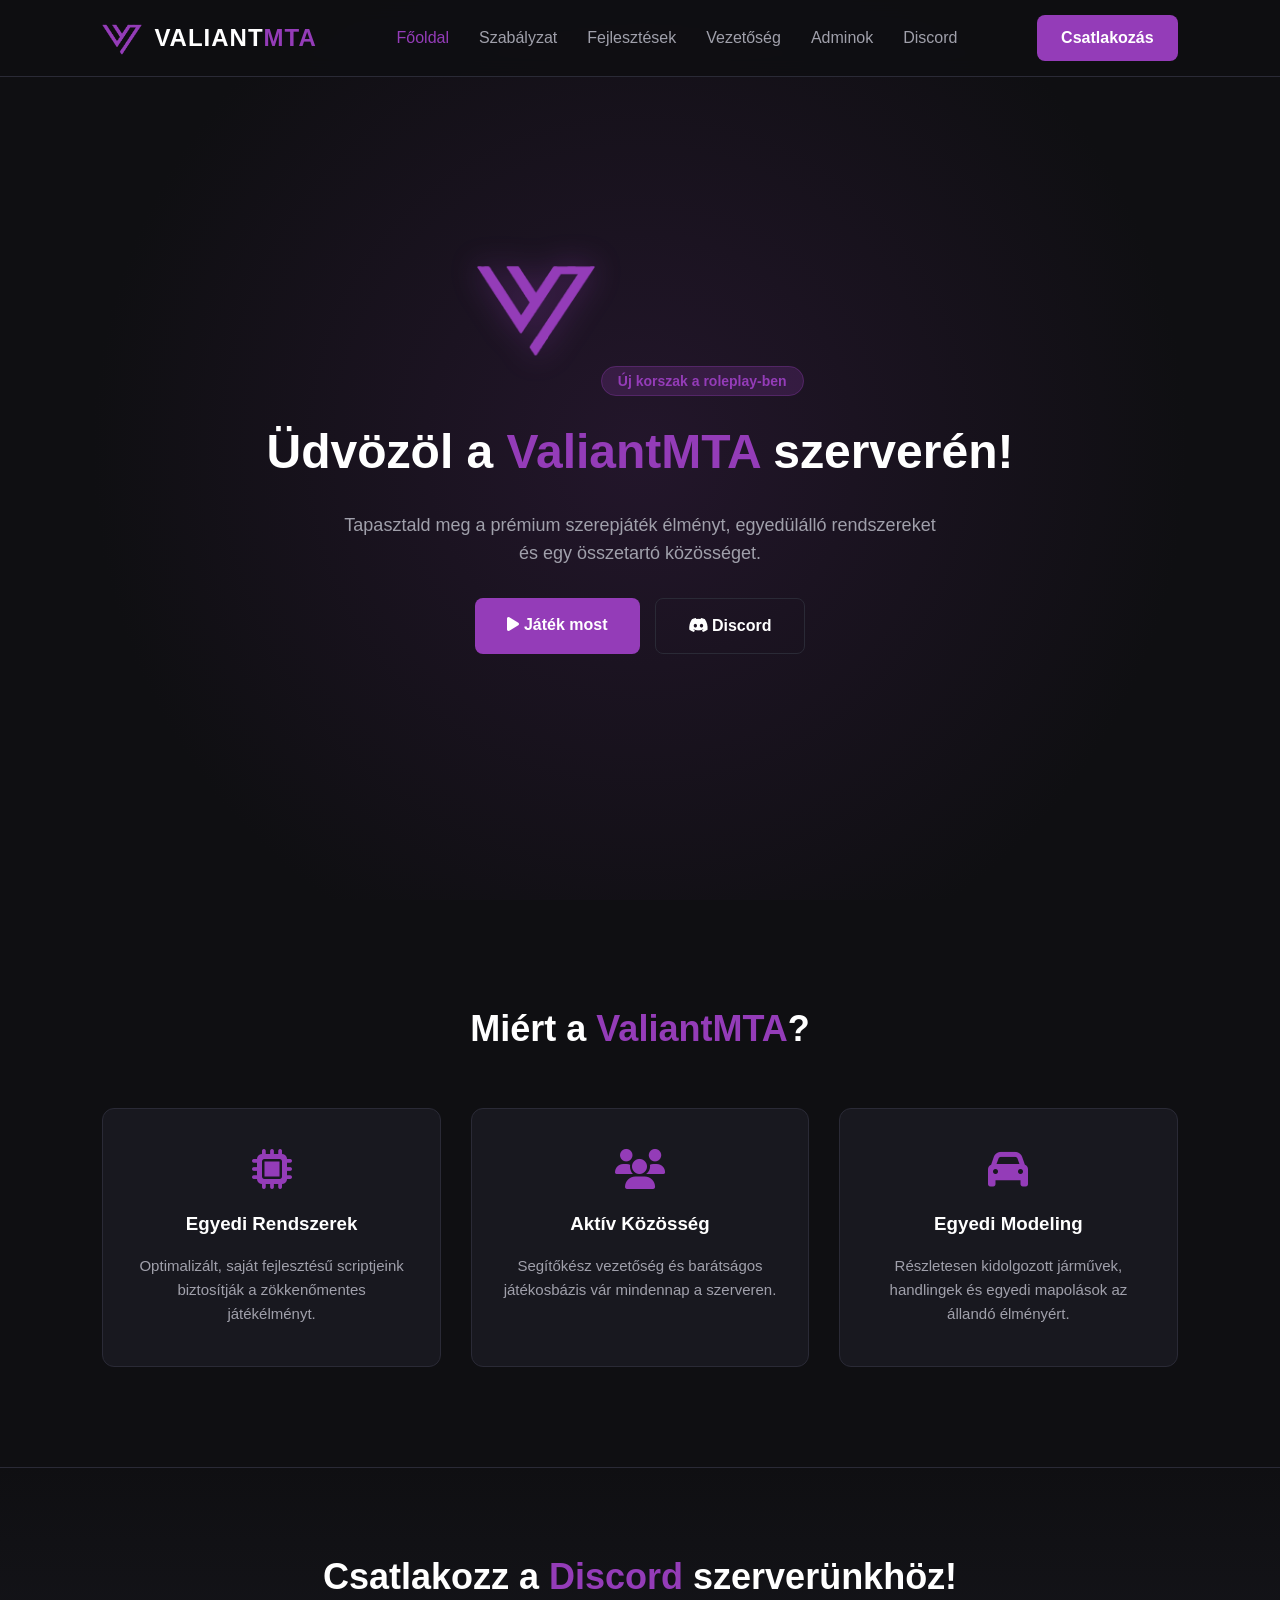
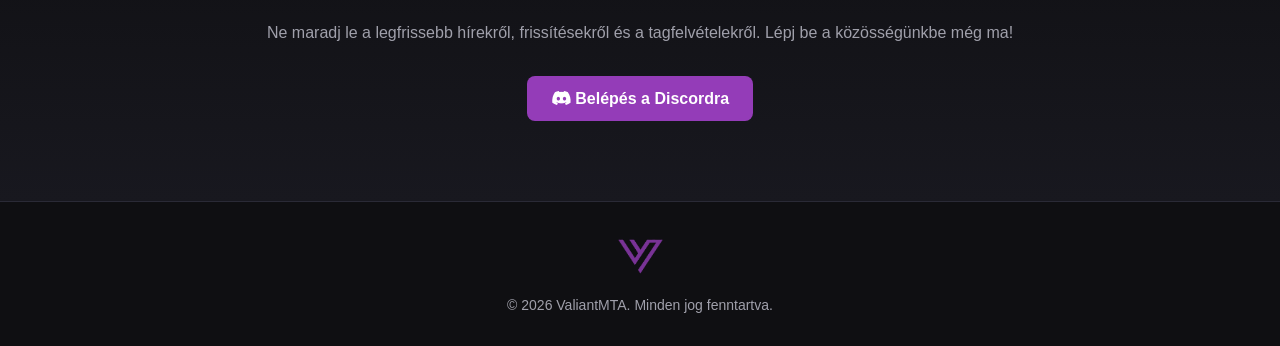
<file: valiantweb/index.html>
<!DOCTYPE html>
<html lang="hu">
<head>
    <meta charset="UTF-8">
    <meta name="viewport" content="width=device-width, initial-scale=1.0">
    <title>ValiantMTA - Főoldal</title>
    <link rel="stylesheet" href="style.css">
    <link rel="stylesheet" href="https://cdnjs.cloudflare.com/ajax/libs/font-awesome/6.4.0/css/all.min.css">
</head>
<body>
<!-- Főoldal központi loader -->
<div id="page-loader">
    <div class="loader-content">
        <img src="logo.png" alt="ValiantMTA Logo" class="loader-logo">
        <h1 class="loader-text">Valiant<span>MTA</span></h1>
    </div>
</div>

<nav class="navbar">
    <a href="index.html" class="logo-container">
        <img src="logo.png" alt="ValiantMTA Logo" class="nav-logo">
        <span class="logo-text">Valiant<span>MTA</span></span>
    </a>
    <ul class="nav-links">
        <li><a href="index.html" class="active">Főoldal</a></li>
        <li><a href="szabalyzat.html">Szabályzat</a></li>
        <li><a href="fejlesztesek.html">Fejlesztések</a></li>
        <li><a href="vezetoseg.html">Vezetőség</a></li>
        <li><a href="adminok.html">Adminok</a></li>
        <li><a href="index.html#discord">Discord</a></li>
    </ul>
    <a href="mtasa://127.0.0.1:22003" class="btn-primary">Csatlakozás</a>
</nav>

    <!-- Hero Szekció -->
    <header class="hero">
        <div class="hero-content">
            <img src="logo.png" alt="ValiantMTA Big Logo" class="hero-logo">
            <span class="badge">Új korszak a roleplay-ben</span>
            <h1>Üdvözöl a <span>ValiantMTA</span> szerverén!</h1>
            <p>Tapasztald meg a prémium szerepjáték élményt, egyedülálló rendszereket és egy összetartó közösséget.</p>
            <div class="hero-buttons">
                <a href="mtasa://127.0.0.1:22003" class="btn-primary btn-large"><i class="fa-solid fa-play"></i> Játék most</a>
                <a href="#discord" class="btn-secondary btn-large"><i class="fa-brands fa-discord"></i> Discord</a>
            </div>
        </div>
    </header>

    <!-- Funkciók / Jellemzők -->
    <section class="features">
        <h2>Miért a <span>ValiantMTA</span>?</h2>
        <div class="cards-grid">
            <div class="card">
                <i class="fa-solid fa-microchip card-icon"></i>
                <h3>Egyedi Rendszerek</h3>
                <p>Optimalizált, saját fejlesztésű scriptjeink biztosítják a zökkenőmentes játékélményt.</p>
            </div>
            <div class="card">
                <i class="fa-solid fa-users card-icon"></i>
                <h3>Aktív Közösség</h3>
                <p>Segítőkész vezetőség és barátságos játékosbázis vár mindennap a szerveren.</p>
            </div>
            <div class="card">
                <i class="fa-solid fa-car card-icon"></i>
                <h3>Egyedi Modeling</h3>
                <p>Részletesen kidolgozott járművek, handlingek és egyedi mapolások az állandó élményért.</p>
            </div>
        </div>
    </section>

    <!-- Discord Szekció -->
    <section id="discord" class="discord-section">
        <div class="discord-container">
            <div class="discord-text">
                <h2>Csatlakozz a <span>Discord</span> szerverünkhöz!</h2>
                <p>Ne maradj le a legfrissebb hírekről, frissítésekről és a tagfelvételekről. Lépj be a közösségünkbe még ma!</p>
                <a href="https://discord.gg/valiantmta" target="_blank" class="btn-primary"><i class="fa-brands fa-discord"></i> Belépés a Discordra</a>
            </div>
        </div>
    </section>

    <!-- Lábléc -->
    <footer>
        <img src="logo.png" alt="ValiantMTA Logo" class="footer-logo">
        <p>&copy; 2026 ValiantMTA. Minden jog fenntartva.</p>
    </footer>

</body>
</html>
</file>
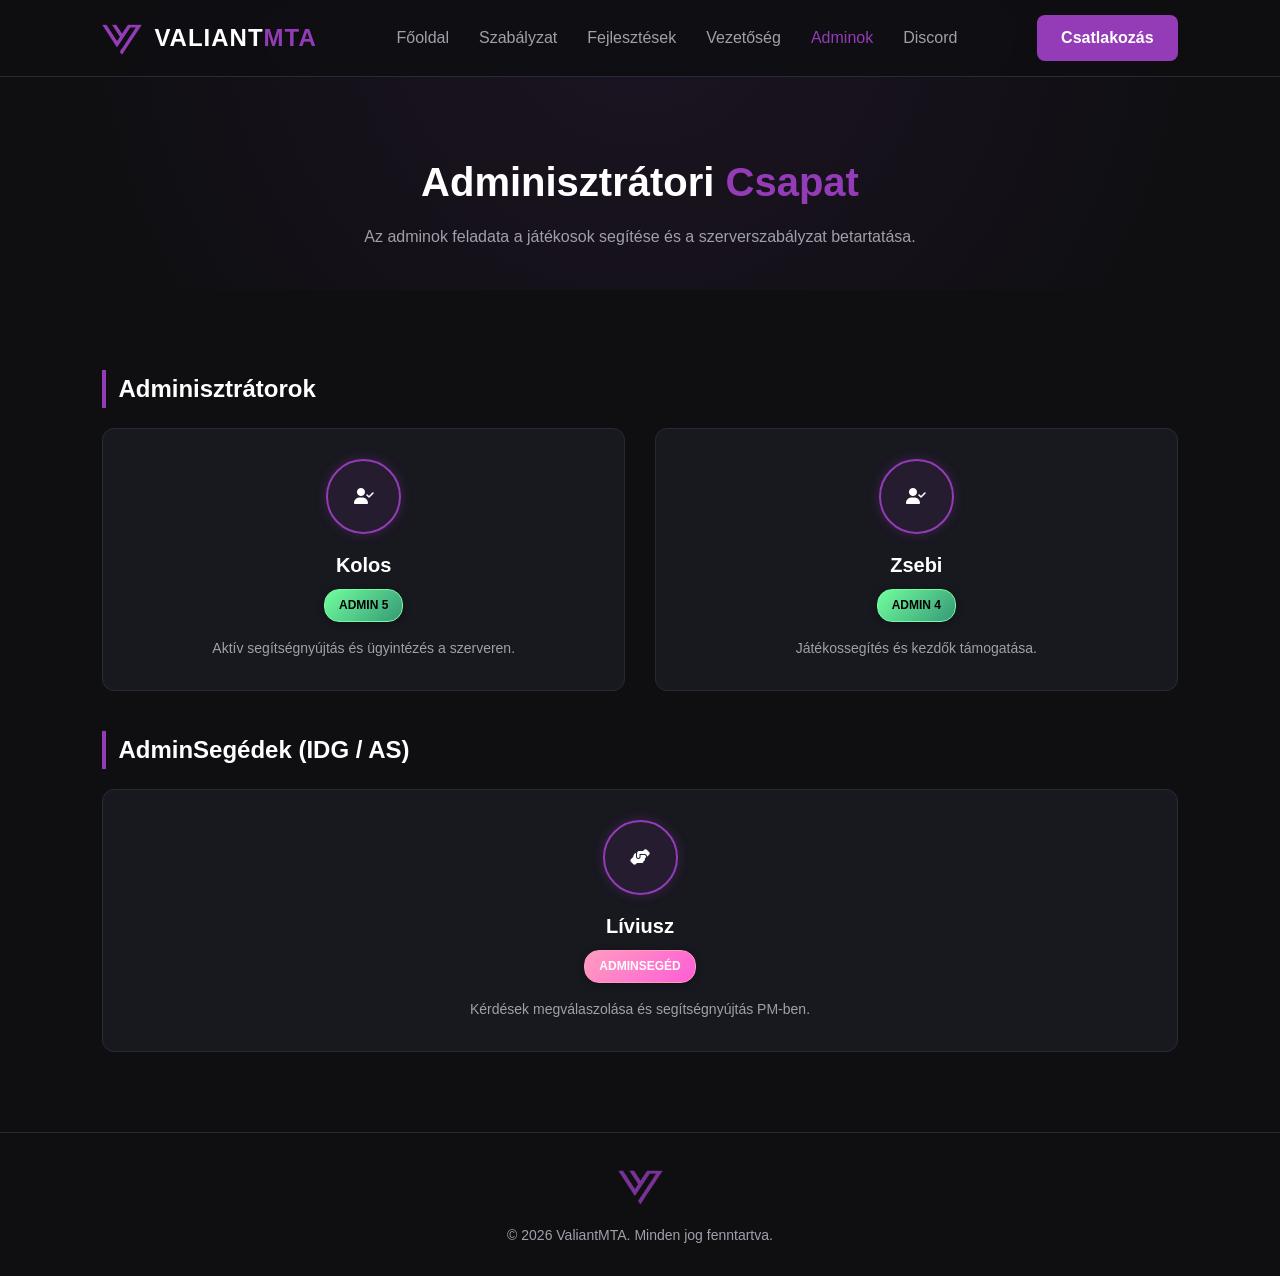
<file: valiantweb/adminok.html>
<!DOCTYPE html>
<html lang="hu">
<head>
    <meta charset="UTF-8">
    <meta name="viewport" content="width=device-width, initial-scale=1.0">
    <title>ValiantMTA - Adminisztrátorok</title>
    <link rel="stylesheet" href="style.css">
    <link rel="stylesheet" href="https://cdnjs.cloudflare.com/ajax/libs/font-awesome/6.4.0/css/all.min.css">
</head>
<body>
    <!-- Aloldalak oldalról beúszó logója -->
<div id="page-loader-side">
    <div class="side-loader-content">
        <img src="logo.png" alt="ValiantMTA Logo" class="side-loader-logo">
        <span class="side-loader-text">Valiant<span>MTA</span></span>
    </div>
</div>

<nav class="navbar">
    <a href="index.html" class="logo-container">
        <img src="logo.png" alt="ValiantMTA Logo" class="nav-logo">
        <span class="logo-text">Valiant<span>MTA</span></span>
    </a>
    <ul class="nav-links">
        <li><a href="index.html">Főoldal</a></li>
        <li><a href="szabalyzat.html">Szabályzat</a></li>
        <li><a href="fejlesztesek.html">Fejlesztések</a></li>
        <li><a href="vezetoseg.html">Vezetőség</a></li>
        <li><a href="adminok.html" class="active">Adminok</a></li>
        <li><a href="index.html#discord">Discord</a></li>
    </ul>
    <a href="mtasa://127.0.0.1:22003" class="btn-primary">Csatlakozás</a>
</nav>

    <!-- Fejléc -->
    <header class="page-header">
        <h1>Adminisztrátori <span>Csapat</span></h1>
        <p>Az adminok feladata a játékosok segítése és a szerverszabályzat betartatása.</p>
    </header>

    <!-- Adminisztrátorok Rácsa -->
    <main class="content-container">

        <h2 class="section-title">Adminisztrátorok</h2>
        <div class="team-grid">
            <div class="team-card">
                <div class="avatar-box">
                    <i class="fa-solid fa-user-check"></i>
                </div>
                <h3>Kolos</h3>
                <span class="role admin">Admin 5</span>
                <p>Aktív segítségnyújtás és ügyintézés a szerveren.</p>
            </div>
            <div class="team-card">
                <div class="avatar-box">
                    <i class="fa-solid fa-user-check"></i>
                </div>
                <h3>Zsebi</h3>
                <span class="role admin">Admin 4</span>
                <p>Játékossegítés és kezdők támogatása.</p>
            </div>
        </div>

        <h2 class="section-title">AdminSegédek (IDG / AS)</h2>
        <div class="team-grid">
            <div class="team-card">
                <div class="avatar-box">
                    <i class="fa-solid fa-hands-helping"></i>
                </div>
                <h3>Líviusz</h3>
                <span class="role helper">AdminSegéd</span>
                <p>Kérdések megválaszolása és segítségnyújtás PM-ben.</p>
            </div>
        </div>

    </main>

    <!-- Lábléc -->
    <footer>
        <img src="logo.png" alt="ValiantMTA Logo" class="footer-logo">
        <p>&copy; 2026 ValiantMTA. Minden jog fenntartva.</p>
    </footer>

</body>
</html>
</file>
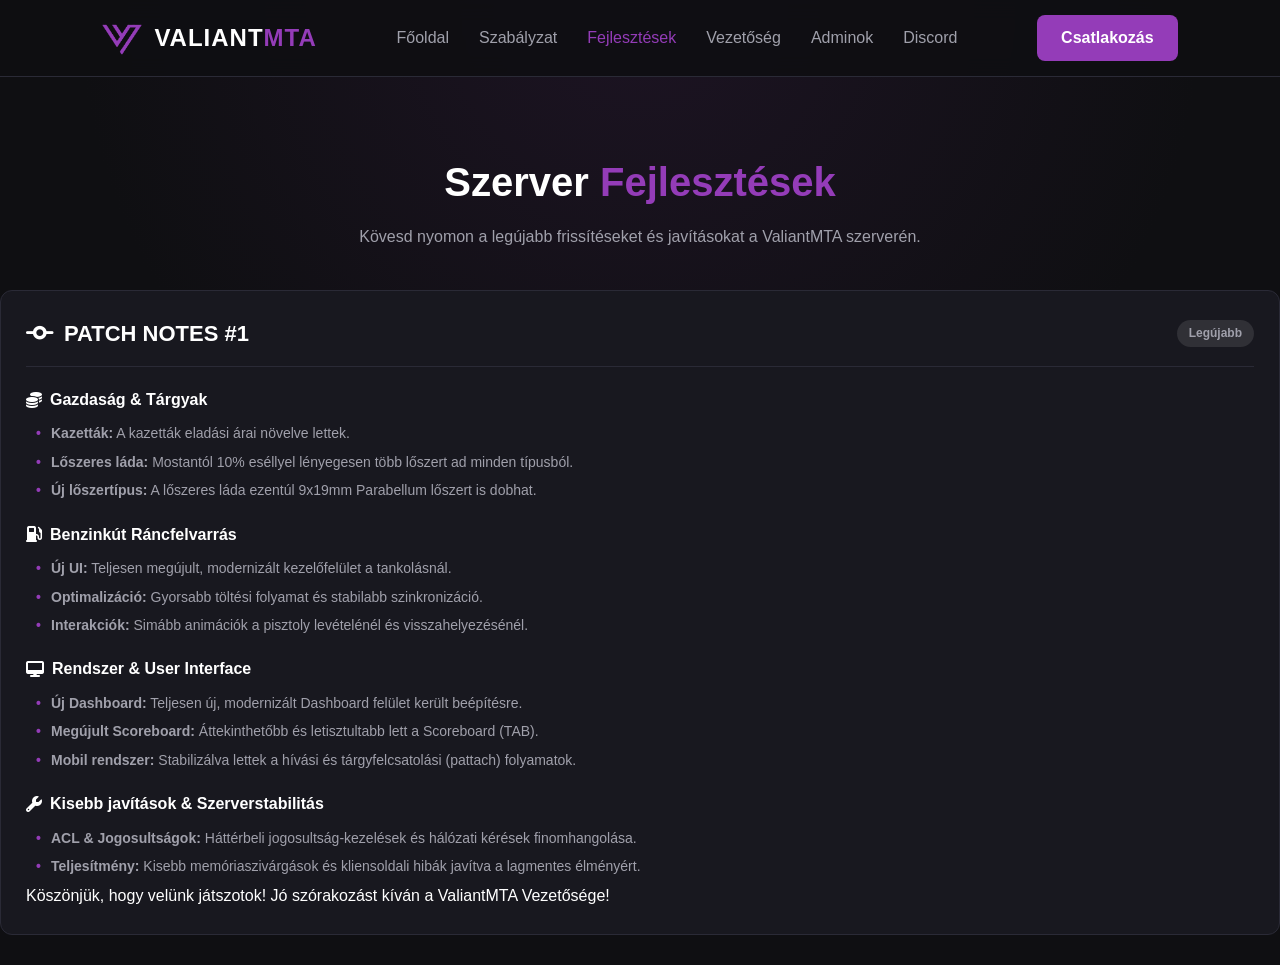
<file: valiantweb/fejlesztesek.html>
<!DOCTYPE html>
<html lang="hu">
<head>
    <meta charset="UTF-8">
    <meta name="viewport" content="width=device-width, initial-scale=1.0">
    <title>Fejlesztések - ValiantMTA</title>
    <link rel="stylesheet" href="style.css">
    <link rel="stylesheet" href="https://cdnjs.cloudflare.com/ajax/libs/font-awesome/6.4.0/css/all.min.css">
</head>
<body>

    <!-- Navigáció -->
    <nav class="navbar">
        <a href="index.html" class="logo-container">
            <img src="logo.png" alt="ValiantMTA Logo" class="nav-logo">
            <span class="logo-text">Valiant<span>MTA</span></span>
        </a>
        <ul class="nav-links">
            <li><a href="index.html">Főoldal</a></li>
            <li><a href="szabalyzat.html">Szabályzat</a></li>
            <li><a href="fejlesztesek.html" class="active">Fejlesztések</a></li>
            <li><a href="vezetoseg.html">Vezetőség</a></li>
            <li><a href="adminok.html">Adminok</a></li>
            <li><a href="index.html#discord">Discord</a></li>
        </ul>
        <a href="mtasa://127.0.0.1:22003" class="btn-primary">Csatlakozás</a>
    </nav>

    <!-- Fejlesztések Fejléc -->
    <section class="page-header">
        <h1>Szerver <span>Fejlesztések</span></h1>
        <p>Kövesd nyomon a legújabb frissítéseket és javításokat a ValiantMTA szerverén.</p>
    </section>

    <!-- Patch Notes Tartalom -->
    <section class="updates-container">
        <div class="patch-card">
            <div class="patch-header">
                <h2><i class="fa-solid fa-code-commit"></i> PATCH NOTES #1</h2>
                <span class="patch-tag">Legújabb</span>
            </div>

            <div class="patch-grid">
                <!-- Gazdaság & Tárgyak -->
                <div class="patch-category">
                    <h3><i class="fa-solid fa-coins"></i> Gazdaság & Tárgyak</h3>
                    <ul>
                        <li><strong>Kazetták:</strong> A kazetták eladási árai növelve lettek.</li>
                        <li><strong>Lőszeres láda:</strong> Mostantól 10% eséllyel lényegesen több lőszert ad minden típusból.</li>
                        <li><strong>Új lőszertípus:</strong> A lőszeres láda ezentúl 9x19mm Parabellum lőszert is dobhat.</li>
                    </ul>
                </div>

                <!-- Benzinkút Ráncfelvarrás -->
                <div class="patch-category">
                    <h3><i class="fa-solid fa-gas-pump"></i> Benzinkút Ráncfelvarrás</h3>
                    <ul>
                        <li><strong>Új UI:</strong> Teljesen megújult, modernizált kezelőfelület a tankolásnál.</li>
                        <li><strong>Optimalizáció:</strong> Gyorsabb töltési folyamat és stabilabb szinkronizáció.</li>
                        <li><strong>Interakciók:</strong> Simább animációk a pisztoly levételénél és visszahelyezésénél.</li>
                    </ul>
                </div>

                <!-- Rendszer & User Interface -->
                <div class="patch-category">
                    <h3><i class="fa-solid fa-desktop"></i> Rendszer & User Interface</h3>
                    <ul>
                        <li><strong>Új Dashboard:</strong> Teljesen új, modernizált Dashboard felület került beépítésre.</li>
                        <li><strong>Megújult Scoreboard:</strong> Áttekinthetőbb és letisztultabb lett a Scoreboard (TAB).</li>
                        <li><strong>Mobil rendszer:</strong> Stabilizálva lettek a hívási és tárgyfelcsatolási (pattach) folyamatok.</li>
                    </ul>
                </div>

                <!-- Kisebb javítások & Szerverstabilitás -->
                <div class="patch-category">
                    <h3><i class="fa-solid fa-wrench"></i> Kisebb javítások & Szerverstabilitás</h3>
                    <ul>
                        <li><strong>ACL & Jogosultságok:</strong> Háttérbeli jogosultság-kezelések és hálózati kérések finomhangolása.</li>
                        <li><strong>Teljesítmény:</strong> Kisebb memóriaszivárgások és kliensoldali hibák javítva a lagmentes élményért.</li>
                    </ul>
                </div>
            </div>

            <div class="patch-footer">
                <p>Köszönjük, hogy velünk játszotok! Jó szórakozást kíván a ValiantMTA Vezetősége!</p>
            </div>
        </div>
    </section>

</body>
</html>
</file>
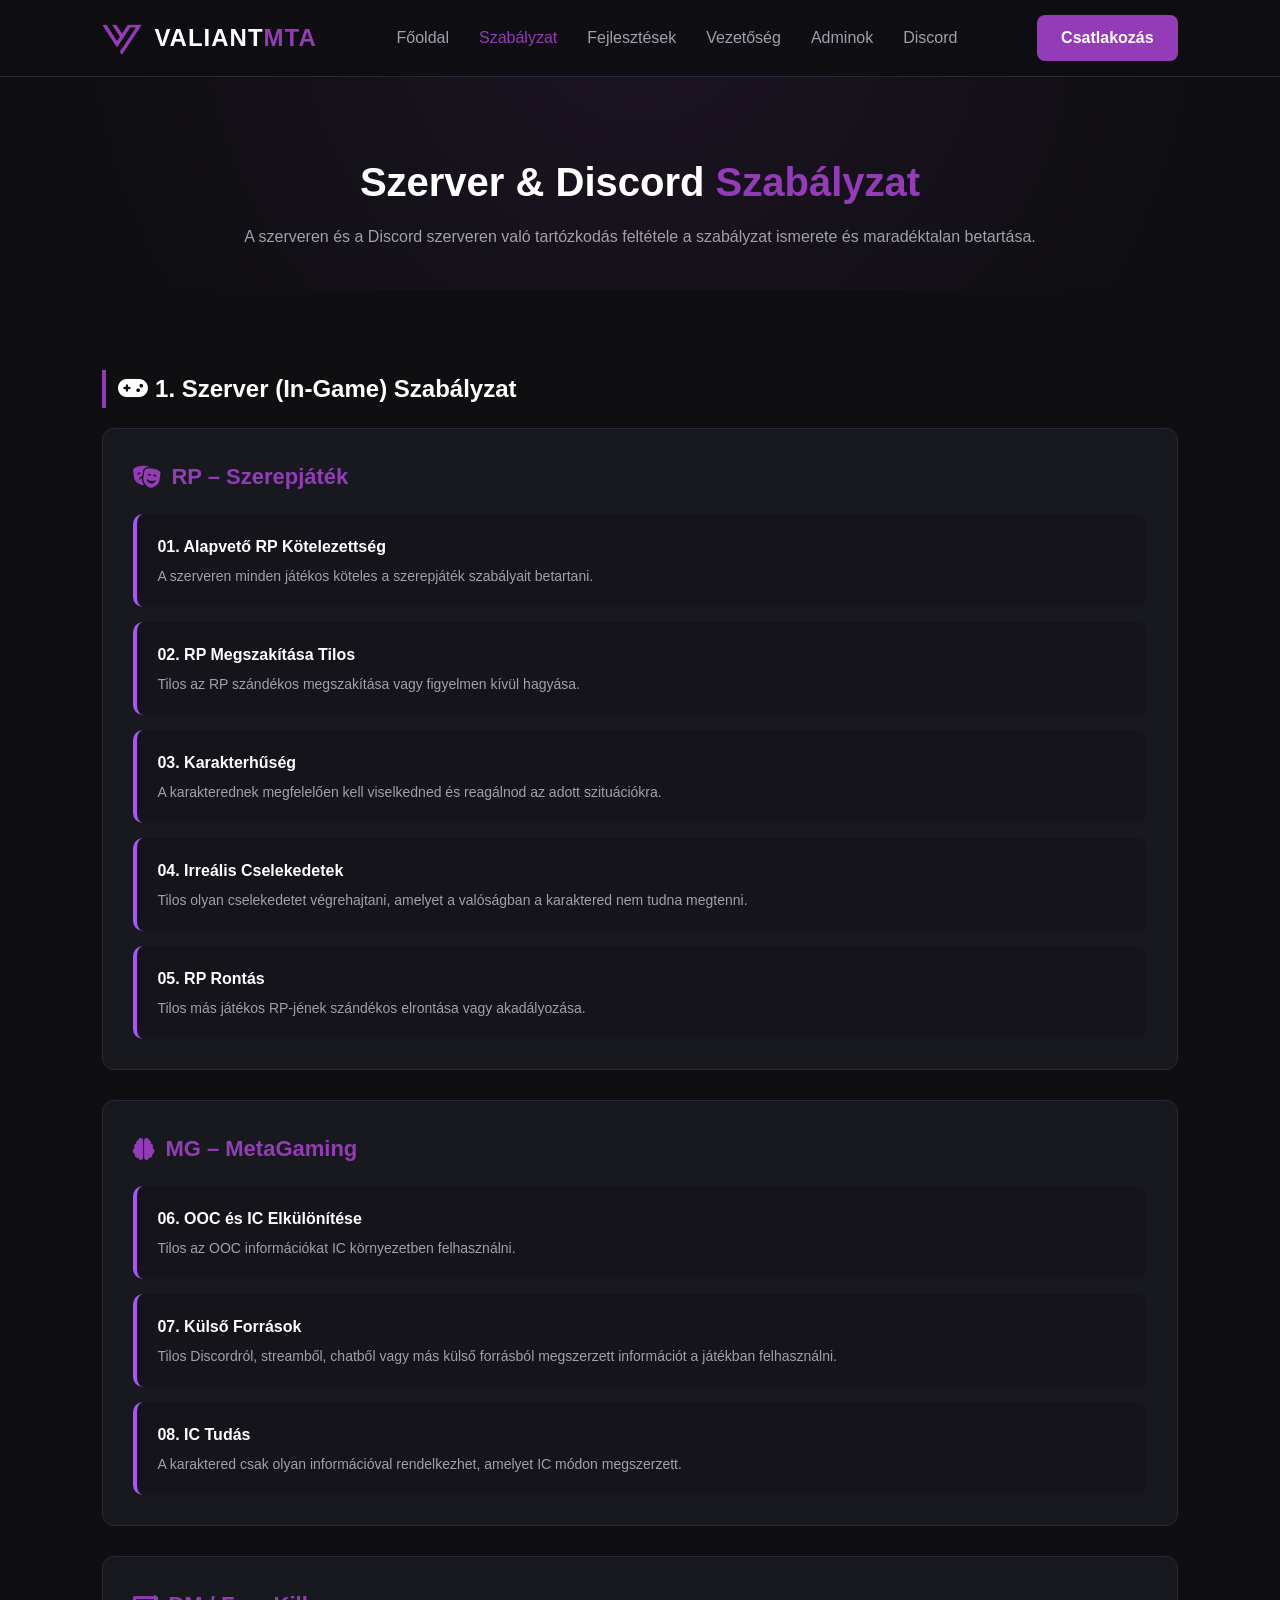
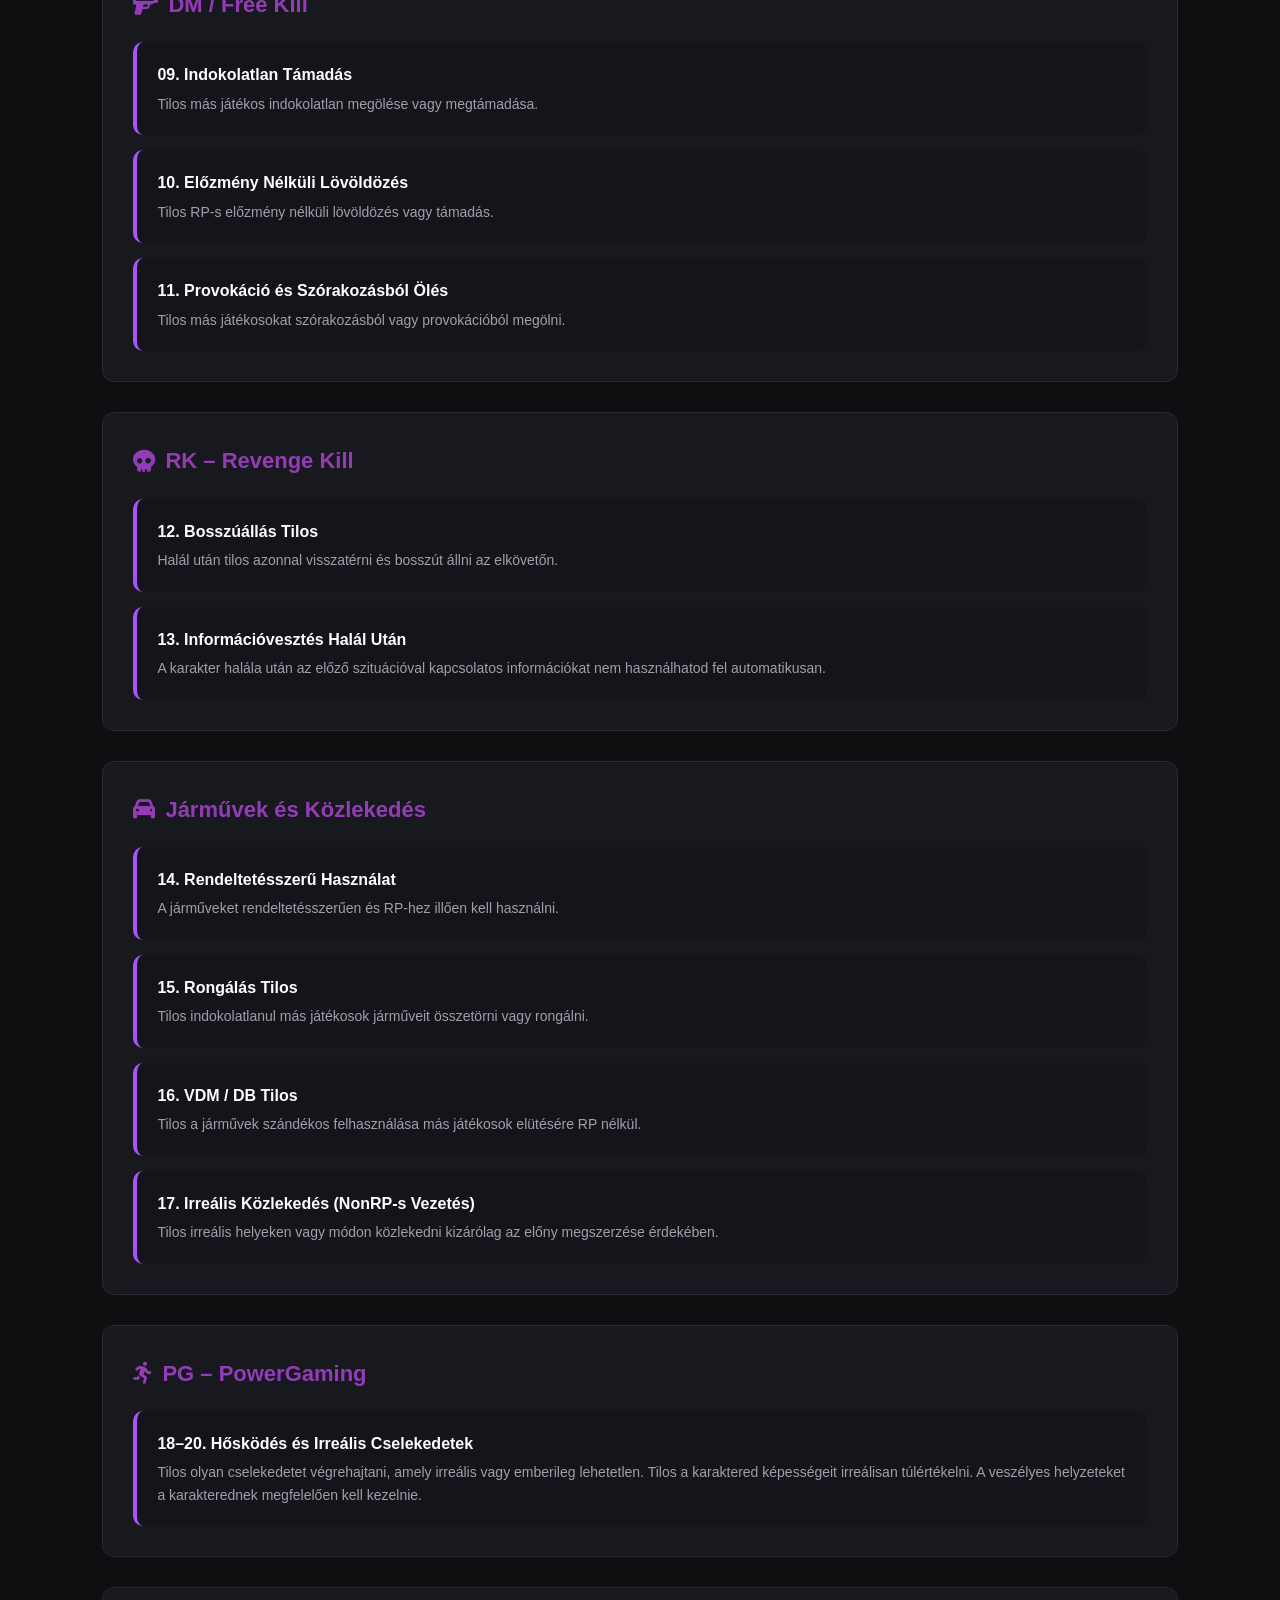
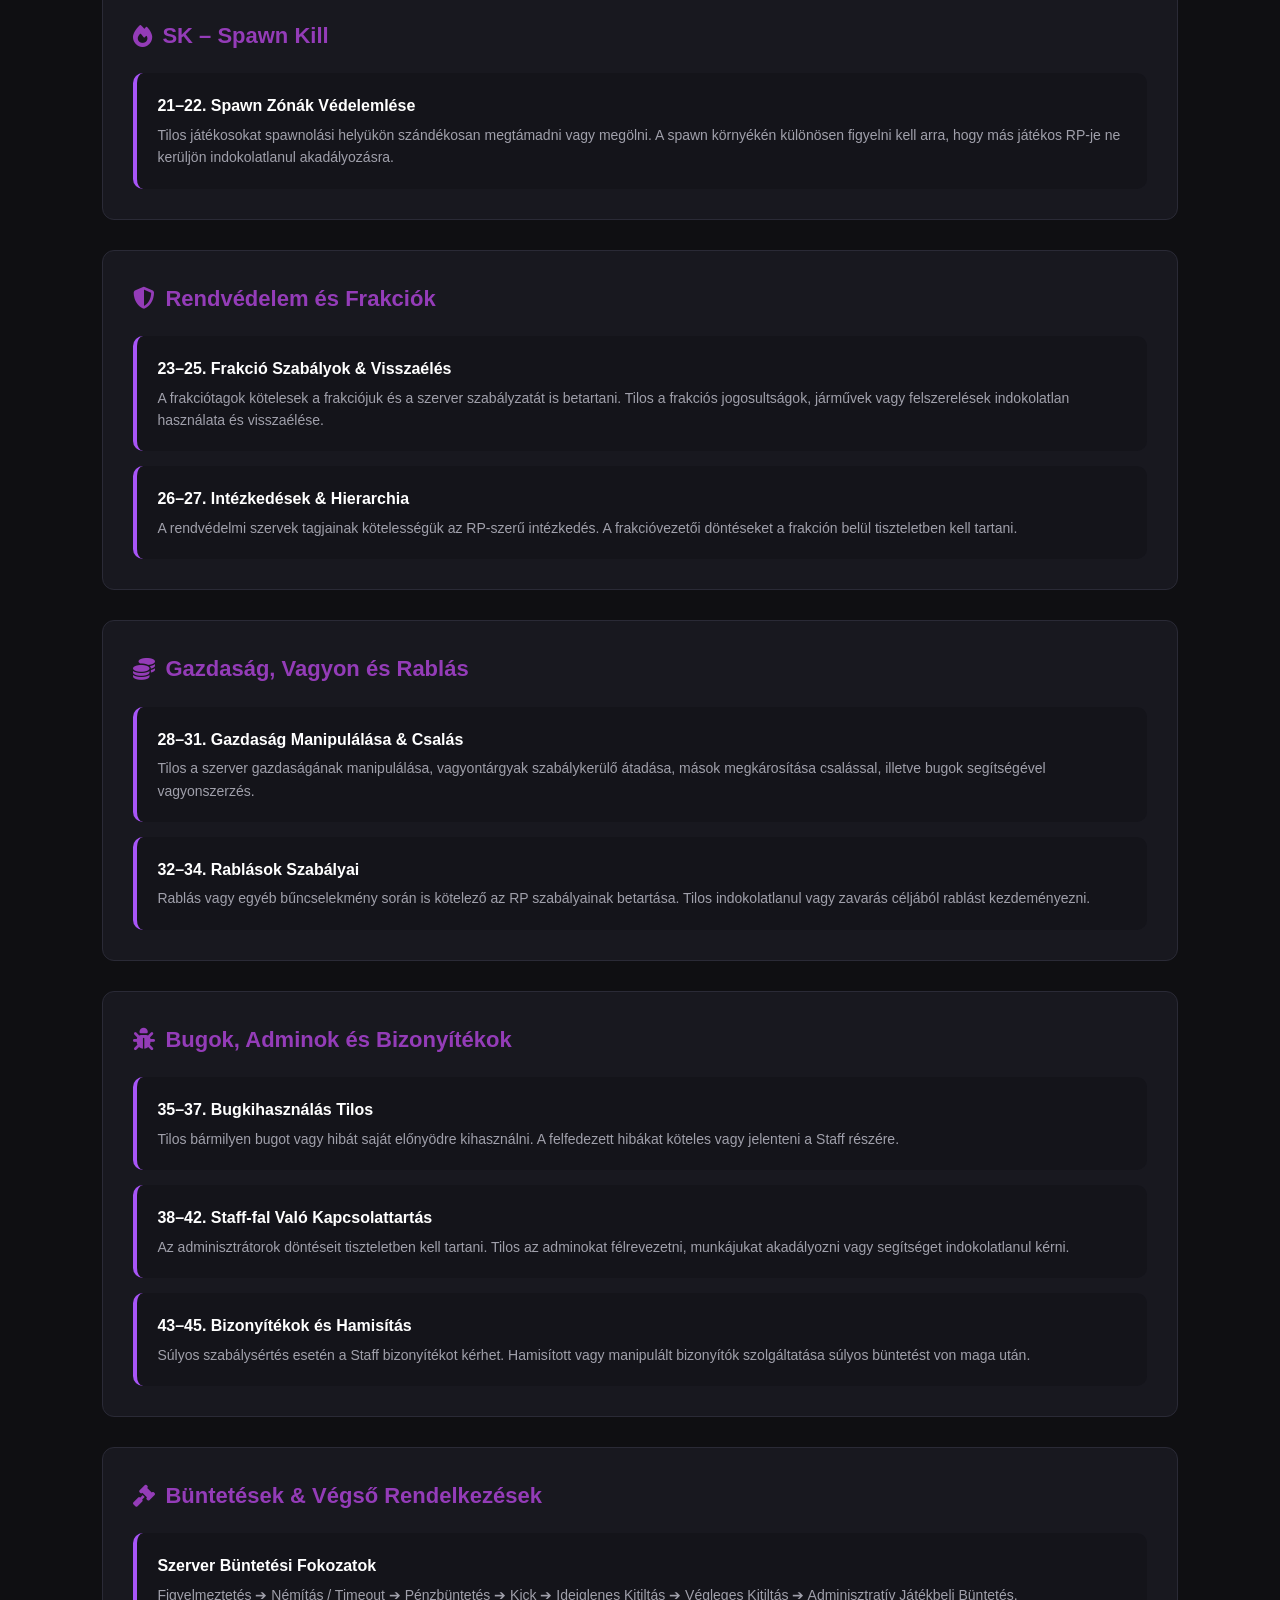
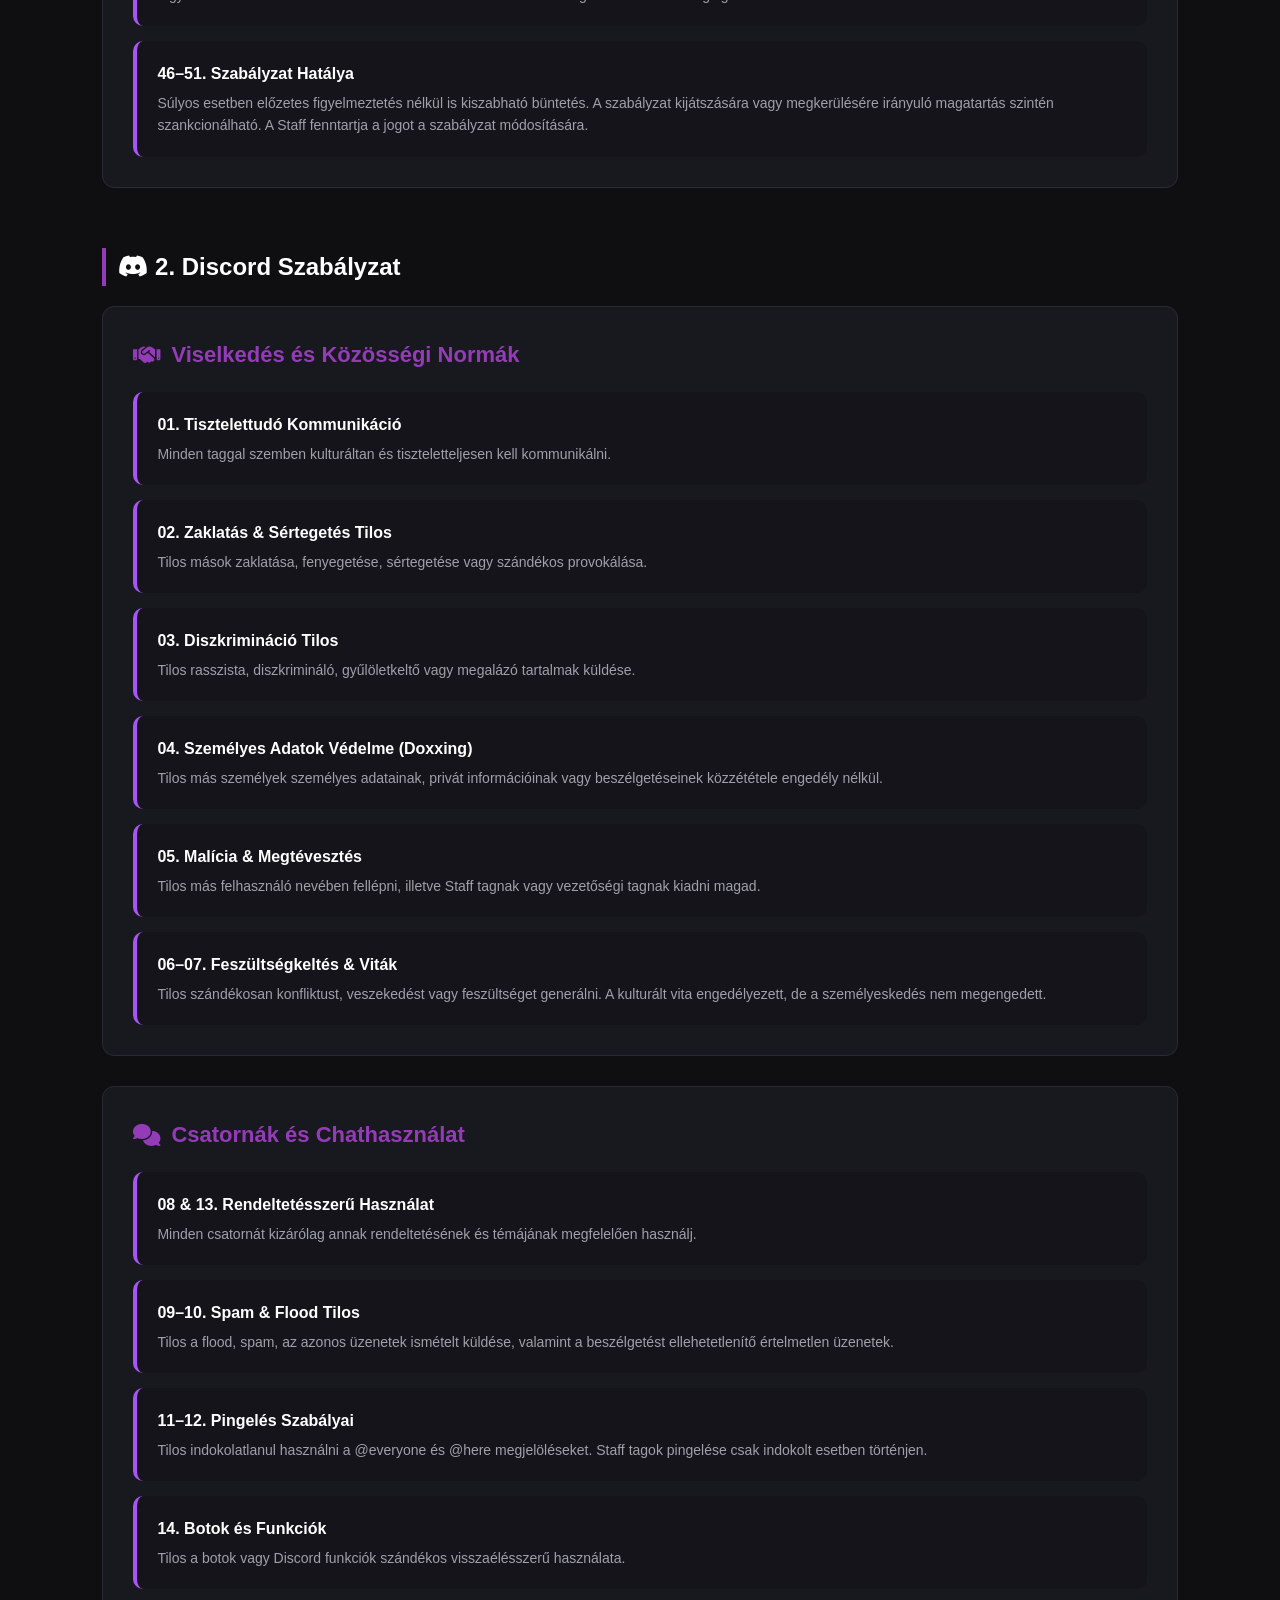
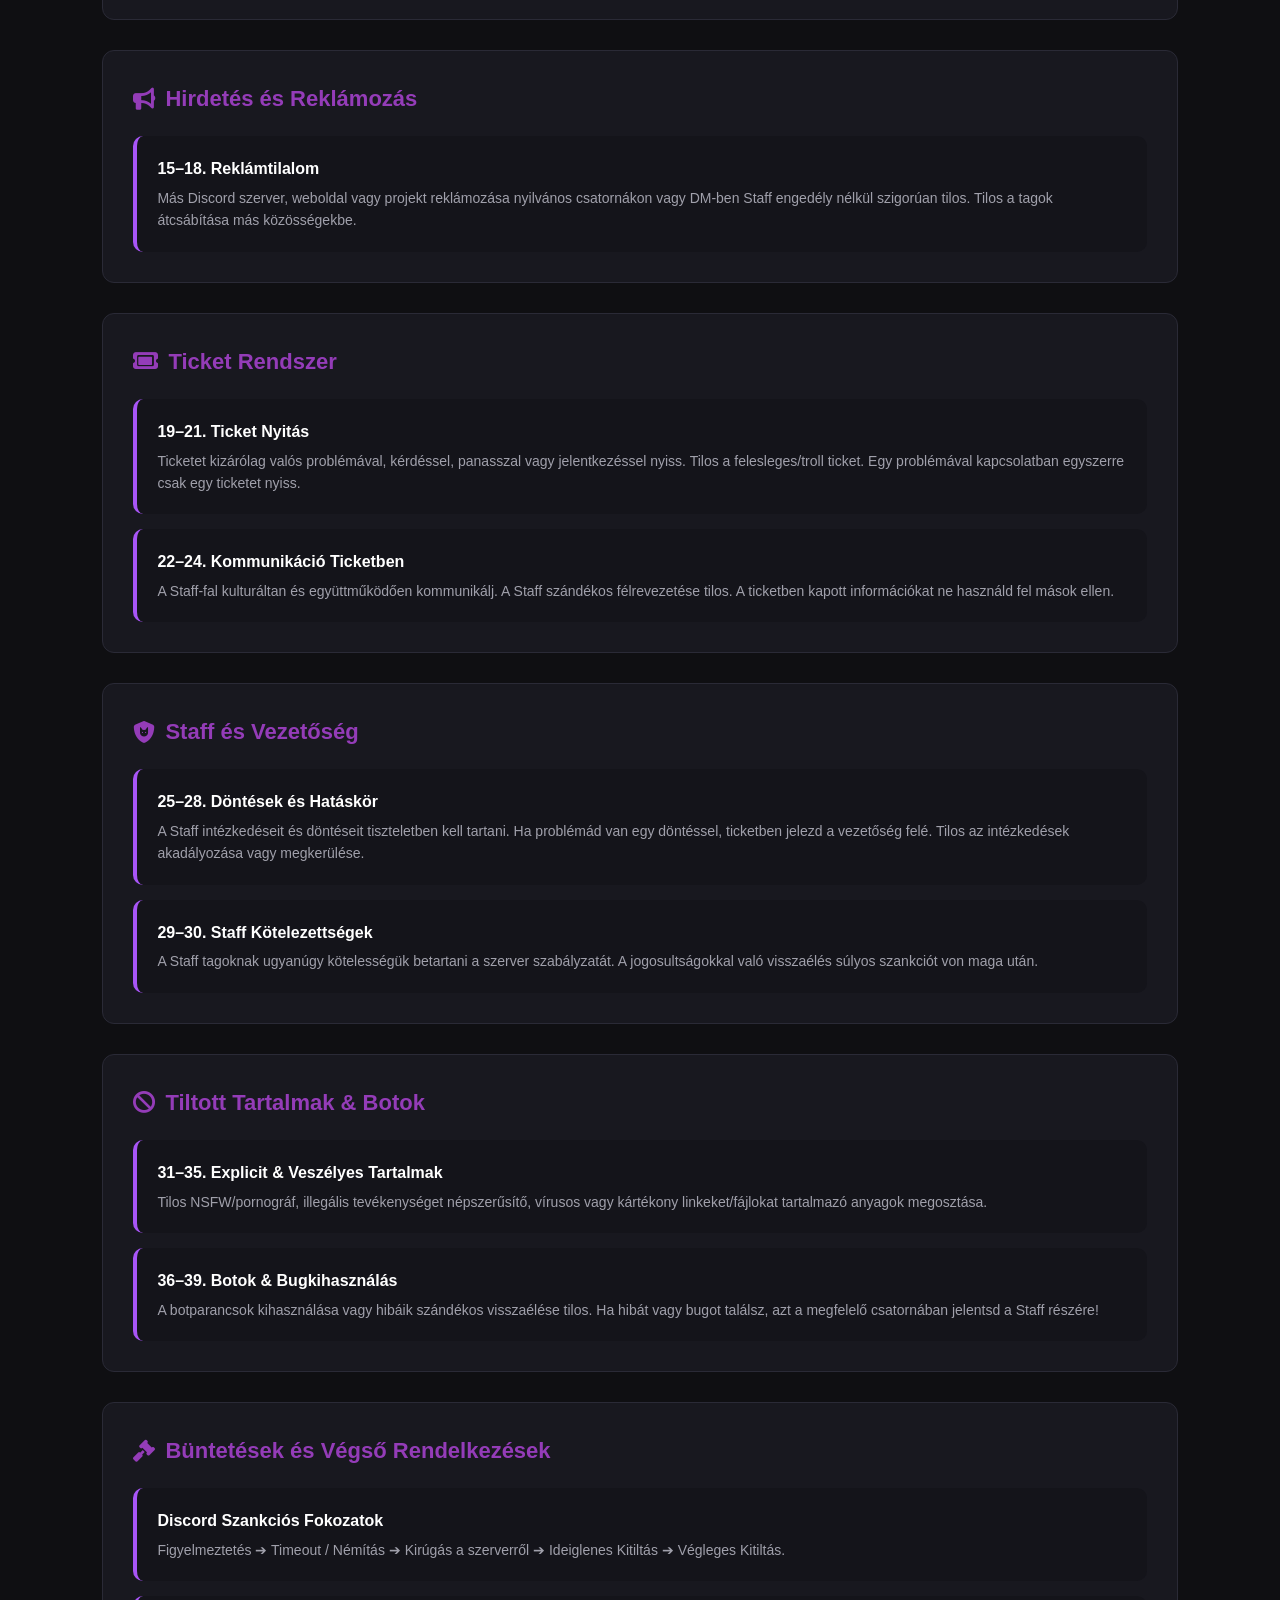
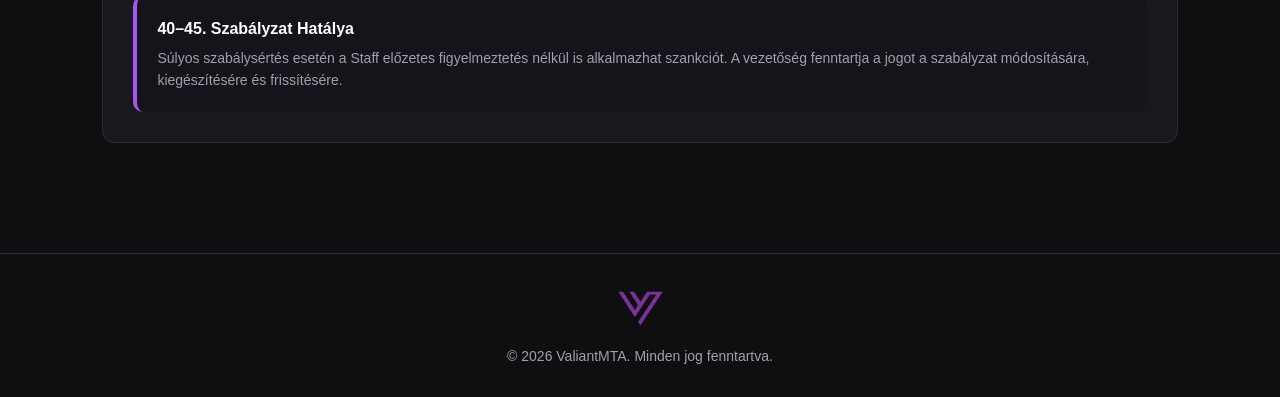
<file: valiantweb/szabalyzat.html>
<!DOCTYPE html>
<html lang="hu">
<head>
    <meta charset="UTF-8">
    <meta name="viewport" content="width=device-width, initial-scale=1.0">
    <title>ValiantMTA - Szabályzat</title>
    <link rel="stylesheet" href="style.css">
    <link rel="stylesheet" href="https://cdnjs.cloudflare.com/ajax/libs/font-awesome/6.4.0/css/all.min.css">
</head>
<body>
    <!-- Aloldalak oldalról beúszó logója -->
<div id="page-loader-side">
    <div class="side-loader-content">
        <img src="logo.png" alt="ValiantMTA Logo" class="side-loader-logo">
        <span class="side-loader-text">Valiant<span>MTA</span></span>
    </div>
</div>

<nav class="navbar">
    <a href="index.html" class="logo-container">
        <img src="logo.png" alt="ValiantMTA Logo" class="nav-logo">
        <span class="logo-text">Valiant<span>MTA</span></span>
    </a>
    <ul class="nav-links">
        <li><a href="index.html">Főoldal</a></li>
        <li><a href="szabalyzat.html" class="active">Szabályzat</a></li>
        <li><a href="fejlesztesek.html">Fejlesztések</a></li>
        <li><a href="vezetoseg.html">Vezetőség</a></li>
        <li><a href="adminok.html">Adminok</a></li>
        <li><a href="index.html#discord">Discord</a></li>
    </ul>
    <a href="mtasa://127.0.0.1:22003" class="btn-primary">Csatlakozás</a>
</nav>

    <!-- Fejléc -->
    <header class="page-header">
        <h1>Szerver & Discord <span>Szabályzat</span></h1>
        <p>A szerveren és a Discord szerveren való tartózkodás feltétele a szabályzat ismerete és maradéktalan betartása.</p>
    </header>

    <!-- Szabályzat Tartalom -->
    <main class="content-container">

        <!-- ==================== 1. RÉSZ: SZERVER SZABÁLYZAT ==================== -->
        <h2 class="section-title"><i class="fa-solid fa-gamepad"></i> 1. Szerver (In-Game) Szabályzat</h2>

        <div class="rules-section">
            <h2><i class="fa-solid fa-masks-theater"></i> RP – Szerepjáték</h2>
            <div class="rule-item">
                <h3>01. Alapvető RP Kötelezettség</h3>
                <p>A szerveren minden játékos köteles a szerepjáték szabályait betartani.</p>
            </div>
            <div class="rule-item">
                <h3>02. RP Megszakítása Tilos</h3>
                <p>Tilos az RP szándékos megszakítása vagy figyelmen kívül hagyása.</p>
            </div>
            <div class="rule-item">
                <h3>03. Karakterhűség</h3>
                <p>A karakterednek megfelelően kell viselkedned és reagálnod az adott szituációkra.</p>
            </div>
            <div class="rule-item">
                <h3>04. Irreális Cselekedetek</h3>
                <p>Tilos olyan cselekedetet végrehajtani, amelyet a valóságban a karaktered nem tudna megtenni.</p>
            </div>
            <div class="rule-item">
                <h3>05. RP Rontás</h3>
                <p>Tilos más játékos RP-jének szándékos elrontása vagy akadályozása.</p>
            </div>
        </div>

        <div class="rules-section">
            <h2><i class="fa-solid fa-brain"></i> MG – MetaGaming</h2>
            <div class="rule-item">
                <h3>06. OOC és IC Elkülönítése</h3>
                <p>Tilos az OOC információkat IC környezetben felhasználni.</p>
            </div>
            <div class="rule-item">
                <h3>07. Külső Források</h3>
                <p>Tilos Discordról, streamből, chatből vagy más külső forrásból megszerzett információt a játékban felhasználni.</p>
            </div>
            <div class="rule-item">
                <h3>08. IC Tudás</h3>
                <p>A karaktered csak olyan információval rendelkezhet, amelyet IC módon megszerzett.</p>
            </div>
        </div>

        <div class="rules-section">
            <h2><i class="fa-solid fa-gun"></i> DM / Free Kill</h2>
            <div class="rule-item">
                <h3>09. Indokolatlan Támadás</h3>
                <p>Tilos más játékos indokolatlan megölése vagy megtámadása.</p>
            </div>
            <div class="rule-item">
                <h3>10. Előzmény Nélküli Lövöldözés</h3>
                <p>Tilos RP-s előzmény nélküli lövöldözés vagy támadás.</p>
            </div>
            <div class="rule-item">
                <h3>11. Provokáció és Szórakozásból Ölés</h3>
                <p>Tilos más játékosokat szórakozásból vagy provokációból megölni.</p>
            </div>
        </div>

        <div class="rules-section">
            <h2><i class="fa-solid fa-skull"></i> RK – Revenge Kill</h2>
            <div class="rule-item">
                <h3>12. Bosszúállás Tilos</h3>
                <p>Halál után tilos azonnal visszatérni és bosszút állni az elkövetőn.</p>
            </div>
            <div class="rule-item">
                <h3>13. Információvesztés Halál Után</h3>
                <p>A karakter halála után az előző szituációval kapcsolatos információkat nem használhatod fel automatikusan.</p>
            </div>
        </div>

        <div class="rules-section">
            <h2><i class="fa-solid fa-car"></i> Járművek és Közlekedés</h2>
            <div class="rule-item">
                <h3>14. Rendeltetésszerű Használat</h3>
                <p>A járműveket rendeltetésszerűen és RP-hez illően kell használni.</p>
            </div>
            <div class="rule-item">
                <h3>15. Rongálás Tilos</h3>
                <p>Tilos indokolatlanul más játékosok járműveit összetörni vagy rongálni.</p>
            </div>
            <div class="rule-item">
                <h3>16. VDM / DB Tilos</h3>
                <p>Tilos a járművek szándékos felhasználása más játékosok elütésére RP nélkül.</p>
            </div>
            <div class="rule-item">
                <h3>17. Irreális Közlekedés (NonRP-s Vezetés)</h3>
                <p>Tilos irreális helyeken vagy módon közlekedni kizárólag az előny megszerzése érdekében.</p>
            </div>
        </div>

        <div class="rules-section">
            <h2><i class="fa-solid fa-person-running"></i> PG – PowerGaming</h2>
            <div class="rule-item">
                <h3>18–20. Hősködés és Irreális Cselekedetek</h3>
                <p>Tilos olyan cselekedetet végrehajtani, amely irreális vagy emberileg lehetetlen. Tilos a karaktered képességeit irreálisan túlértékelni. A veszélyes helyzeteket a karakterednek megfelelően kell kezelnie.</p>
            </div>
        </div>

        <div class="rules-section">
            <h2><i class="fa-solid fa-fire"></i> SK – Spawn Kill</h2>
            <div class="rule-item">
                <h3>21–22. Spawn Zónák Védelemlése</h3>
                <p>Tilos játékosokat spawnolási helyükön szándékosan megtámadni vagy megölni. A spawn környékén különösen figyelni kell arra, hogy más játékos RP-je ne kerüljön indokolatlanul akadályozásra.</p>
            </div>
        </div>

        <div class="rules-section">
            <h2><i class="fa-solid fa-shield-halved"></i> Rendvédelem és Frakciók</h2>
            <div class="rule-item">
                <h3>23–25. Frakció Szabályok & Visszaélés</h3>
                <p>A frakciótagok kötelesek a frakciójuk és a szerver szabályzatát is betartani. Tilos a frakciós jogosultságok, járművek vagy felszerelések indokolatlan használata és visszaélése.</p>
            </div>
            <div class="rule-item">
                <h3>26–27. Intézkedések & Hierarchia</h3>
                <p>A rendvédelmi szervek tagjainak kötelességük az RP-szerű intézkedés. A frakcióvezetői döntéseket a frakción belül tiszteletben kell tartani.</p>
            </div>
        </div>

        <div class="rules-section">
            <h2><i class="fa-solid fa-coins"></i> Gazdaság, Vagyon és Rablás</h2>
            <div class="rule-item">
                <h3>28–31. Gazdaság Manipulálása & Csalás</h3>
                <p>Tilos a szerver gazdaságának manipulálása, vagyontárgyak szabálykerülő átadása, mások megkárosítása csalással, illetve bugok segítségével vagyonszerzés.</p>
            </div>
            <div class="rule-item">
                <h3>32–34. Rablások Szabályai</h3>
                <p>Rablás vagy egyéb bűncselekmény során is kötelező az RP szabályainak betartása. Tilos indokolatlanul vagy zavarás céljából rablást kezdeményezni.</p>
            </div>
        </div>

        <div class="rules-section">
            <h2><i class="fa-solid fa-bug"></i> Bugok, Adminok és Bizonyítékok</h2>
            <div class="rule-item">
                <h3>35–37. Bugkihasználás Tilos</h3>
                <p>Tilos bármilyen bugot vagy hibát saját előnyödre kihasználni. A felfedezett hibákat köteles vagy jelenteni a Staff részére.</p>
            </div>
            <div class="rule-item">
                <h3>38–42. Staff-fal Való Kapcsolattartás</h3>
                <p>Az adminisztrátorok döntéseit tiszteletben kell tartani. Tilos az adminokat félrevezetni, munkájukat akadályozni vagy segítséget indokolatlanul kérni.</p>
            </div>
            <div class="rule-item">
                <h3>43–45. Bizonyítékok és Hamisítás</h3>
                <p>Súlyos szabálysértés esetén a Staff bizonyítékot kérhet. Hamisított vagy manipulált bizonyítók szolgáltatása súlyos büntetést von maga után.</p>
            </div>
        </div>

        <div class="rules-section">
            <h2><i class="fa-solid fa-gavel"></i> Büntetések & Végső Rendelkezések</h2>
            <div class="rule-item">
                <h3>Szerver Büntetési Fokozatok</h3>
                <p>Figyelmeztetés ➔ Némítás / Timeout ➔ Pénzbüntetés ➔ Kick ➔ Ideiglenes Kitiltás ➔ Végleges Kitiltás ➔ Adminisztratív Játékbeli Büntetés.</p>
            </div>
            <div class="rule-item">
                <h3>46–51. Szabályzat Hatálya</h3>
                <p>Súlyos esetben előzetes figyelmeztetés nélkül is kiszabható büntetés. A szabályzat kijátszására vagy megkerülésére irányuló magatartás szintén szankcionálható. A Staff fenntartja a jogot a szabályzat módosítására.</p>
            </div>
        </div>


        <!-- ==================== 2. RÉSZ: DISCORD SZABÁLYZAT ==================== -->
        <h2 class="section-title" style="margin-top: 60px;"><i class="fa-brands fa-discord"></i> 2. Discord Szabályzat</h2>

        <div class="rules-section">
            <h2><i class="fa-solid fa-handshake"></i> Viselkedés és Közösségi Normák</h2>
            <div class="rule-item">
                <h3>01. Tisztelettudó Kommunikáció</h3>
                <p>Minden taggal szemben kulturáltan és tiszteletteljesen kell kommunikálni.</p>
            </div>
            <div class="rule-item">
                <h3>02. Zaklatás & Sértegetés Tilos</h3>
                <p>Tilos mások zaklatása, fenyegetése, sértegetése vagy szándékos provokálása.</p>
            </div>
            <div class="rule-item">
                <h3>03. Diszkrimináció Tilos</h3>
                <p>Tilos rasszista, diszkrimináló, gyűlöletkeltő vagy megalázó tartalmak küldése.</p>
            </div>
            <div class="rule-item">
                <h3>04. Személyes Adatok Védelme (Doxxing)</h3>
                <p>Tilos más személyek személyes adatainak, privát információinak vagy beszélgetéseinek közzététele engedély nélkül.</p>
            </div>
            <div class="rule-item">
                <h3>05. Malícia & Megtévesztés</h3>
                <p>Tilos más felhasználó nevében fellépni, illetve Staff tagnak vagy vezetőségi tagnak kiadni magad.</p>
            </div>
            <div class="rule-item">
                <h3>06–07. Feszültségkeltés & Viták</h3>
                <p>Tilos szándékosan konfliktust, veszekedést vagy feszültséget generálni. A kulturált vita engedélyezett, de a személyeskedés nem megengedett.</p>
            </div>
        </div>

        <div class="rules-section">
            <h2><i class="fa-solid fa-comments"></i> Csatornák és Chathasználat</h2>
            <div class="rule-item">
                <h3>08 & 13. Rendeltetésszerű Használat</h3>
                <p>Minden csatornát kizárólag annak rendeltetésének és témájának megfelelően használj.</p>
            </div>
            <div class="rule-item">
                <h3>09–10. Spam & Flood Tilos</h3>
                <p>Tilos a flood, spam, az azonos üzenetek ismételt küldése, valamint a beszélgetést ellehetetlenítő értelmetlen üzenetek.</p>
            </div>
            <div class="rule-item">
                <h3>11–12. Pingelés Szabályai</h3>
                <p>Tilos indokolatlanul használni a @everyone és @here megjelöléseket. Staff tagok pingelése csak indokolt esetben történjen.</p>
            </div>
            <div class="rule-item">
                <h3>14. Botok és Funkciók</h3>
                <p>Tilos a botok vagy Discord funkciók szándékos visszaélésszerű használata.</p>
            </div>
        </div>

        <div class="rules-section">
            <h2><i class="fa-solid fa-bullhorn"></i> Hirdetés és Reklámozás</h2>
            <div class="rule-item">
                <h3>15–18. Reklámtilalom</h3>
                <p>Más Discord szerver, weboldal vagy projekt reklámozása nyilvános csatornákon vagy DM-ben Staff engedély nélkül szigorúan tilos. Tilos a tagok átcsábítása más közösségekbe.</p>
            </div>
        </div>

        <div class="rules-section">
            <h2><i class="fa-solid fa-ticket"></i> Ticket Rendszer</h2>
            <div class="rule-item">
                <h3>19–21. Ticket Nyitás</h3>
                <p>Ticketet kizárólag valós problémával, kérdéssel, panasszal vagy jelentkezéssel nyiss. Tilos a felesleges/troll ticket. Egy problémával kapcsolatban egyszerre csak egy ticketet nyiss.</p>
            </div>
            <div class="rule-item">
                <h3>22–24. Kommunikáció Ticketben</h3>
                <p>A Staff-fal kulturáltan és együttműködően kommunikálj. A Staff szándékos félrevezetése tilos. A ticketben kapott információkat ne használd fel mások ellen.</p>
            </div>
        </div>

        <div class="rules-section">
            <h2><i class="fa-solid fa-shield-cat"></i> Staff és Vezetőség</h2>
            <div class="rule-item">
                <h3>25–28. Döntések és Hatáskör</h3>
                <p>A Staff intézkedéseit és döntéseit tiszteletben kell tartani. Ha problémád van egy döntéssel, ticketben jelezd a vezetőség felé. Tilos az intézkedések akadályozása vagy megkerülése.</p>
            </div>
            <div class="rule-item">
                <h3>29–30. Staff Kötelezettségek</h3>
                <p>A Staff tagoknak ugyanúgy kötelességük betartani a szerver szabályzatát. A jogosultságokkal való visszaélés súlyos szankciót von maga után.</p>
            </div>
        </div>

        <div class="rules-section">
            <h2><i class="fa-solid fa-ban"></i> Tiltott Tartalmak & Botok</h2>
            <div class="rule-item">
                <h3>31–35. Explicit & Veszélyes Tartalmak</h3>
                <p>Tilos NSFW/pornográf, illegális tevékenységet népszerűsítő, vírusos vagy kártékony linkeket/fájlokat tartalmazó anyagok megosztása.</p>
            </div>
            <div class="rule-item">
                <h3>36–39. Botok & Bugkihasználás</h3>
                <p>A botparancsok kihasználása vagy hibáik szándékos visszaélése tilos. Ha hibát vagy bugot találsz, azt a megfelelő csatornában jelentsd a Staff részére!</p>
            </div>
        </div>

        <div class="rules-section">
            <h2><i class="fa-solid fa-gavel"></i> Büntetések és Végső Rendelkezések</h2>
            <div class="rule-item">
                <h3>Discord Szankciós Fokozatok</h3>
                <p>Figyelmeztetés ➔ Timeout / Némítás ➔ Kirúgás a szerverről ➔ Ideiglenes Kitiltás ➔ Végleges Kitiltás.</p>
            </div>
            <div class="rule-item">
                <h3>40–45. Szabályzat Hatálya</h3>
                <p>Súlyos szabálysértés esetén a Staff előzetes figyelmeztetés nélkül is alkalmazhat szankciót. A vezetőség fenntartja a jogot a szabályzat módosítására, kiegészítésére és frissítésére.</p>
            </div>
        </div>

    </main>

    <!-- Lábléc -->
    <footer>
        <img src="logo.png" alt="ValiantMTA Logo" class="footer-logo">
        <p>&copy; 2026 ValiantMTA. Minden jog fenntartva.</p>
    </footer>

</body>
</html>
</file>
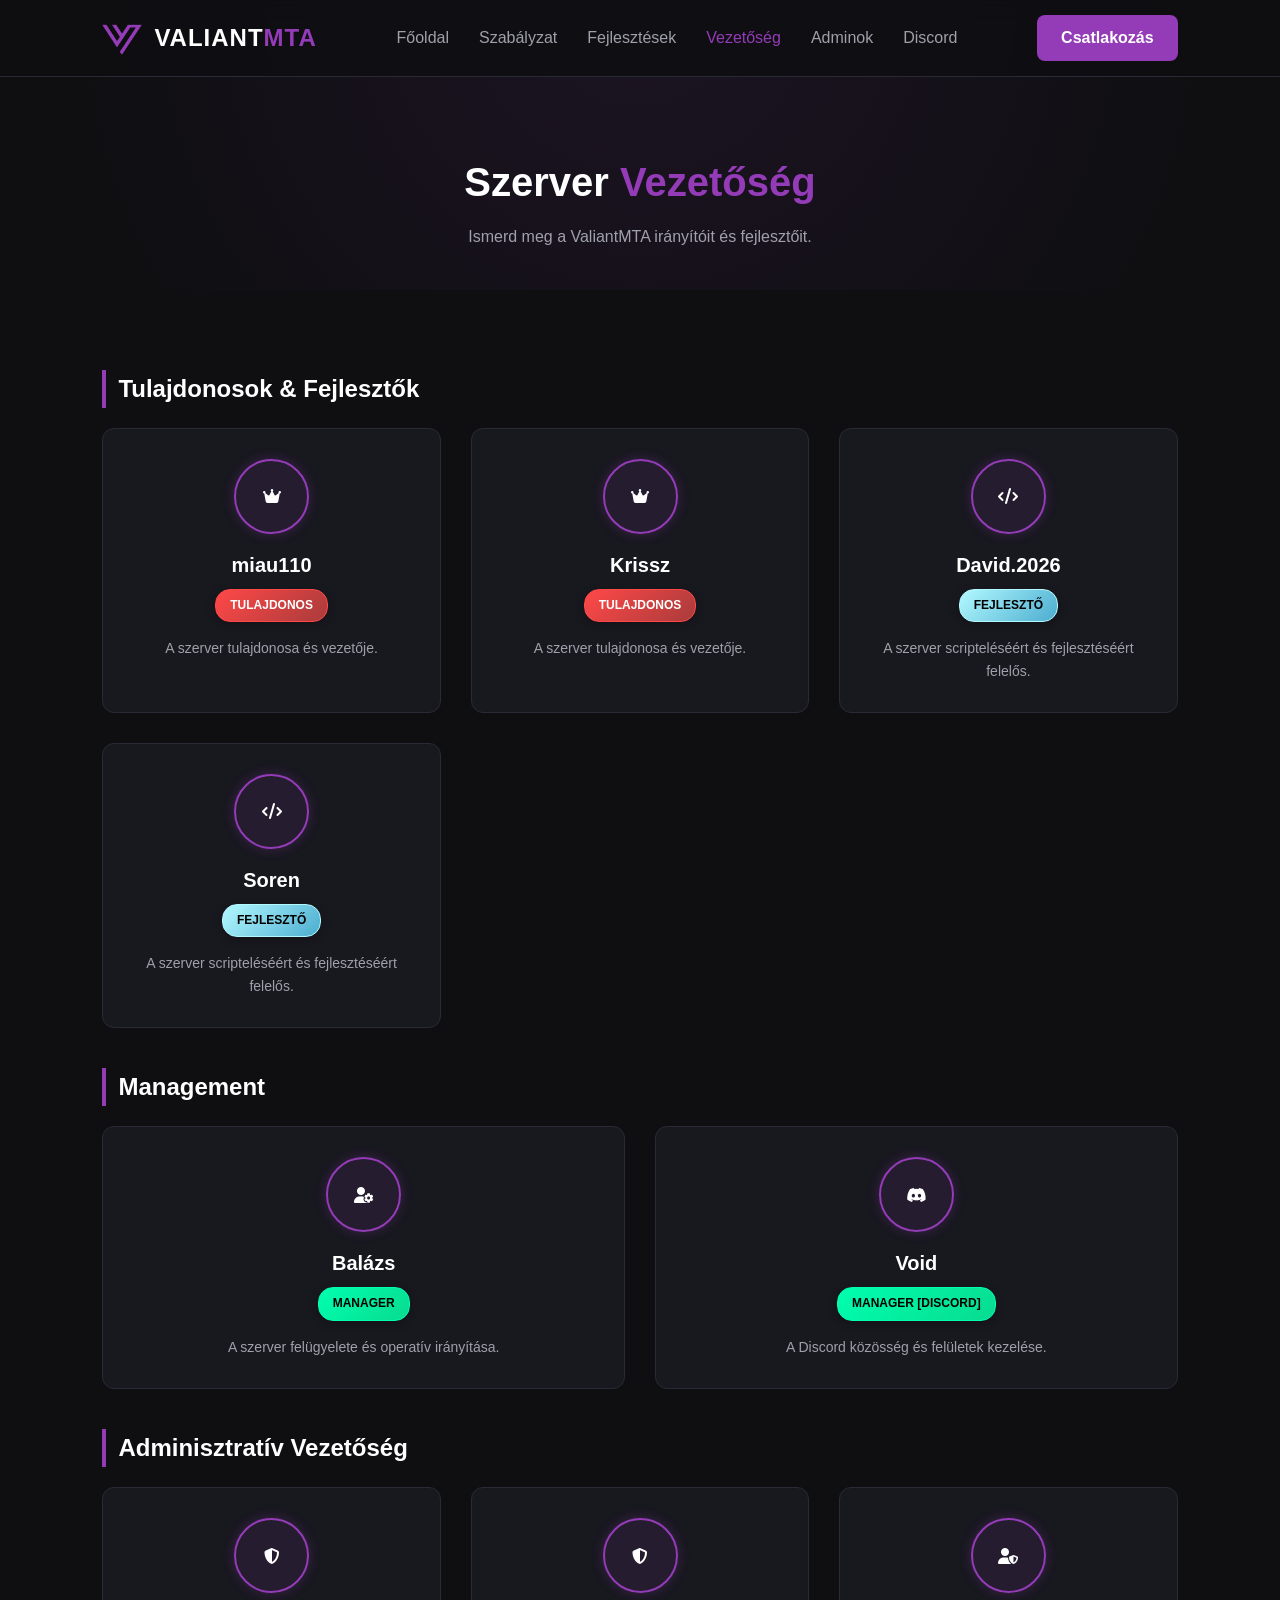
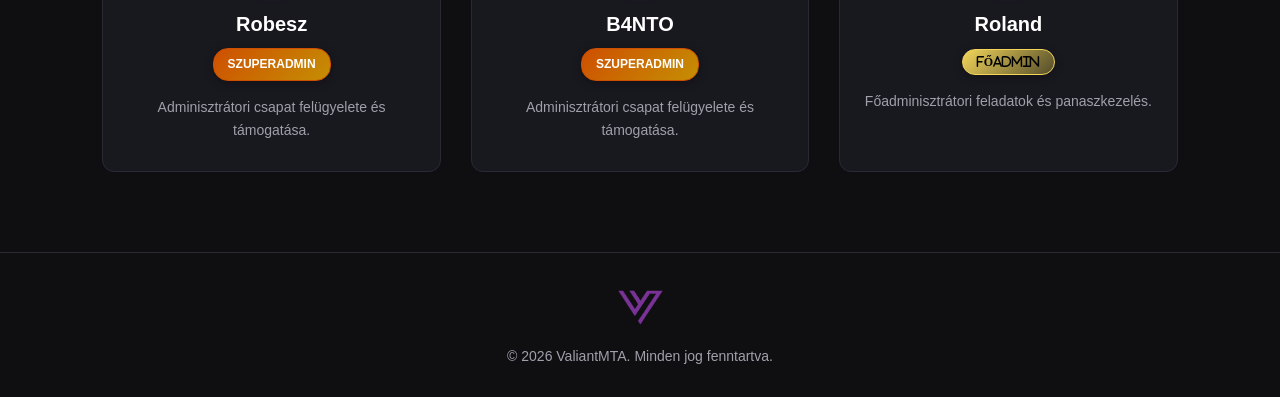
<file: valiantweb/vezetoseg.html>
<!DOCTYPE html>
<html lang="hu">
<head>
    <meta charset="UTF-8">
    <meta name="viewport" content="width=device-width, initial-scale=1.0">
    <title>ValiantMTA - Vezetőség</title>
    <link rel="stylesheet" href="style.css">
    <link rel="stylesheet" href="https://cdnjs.cloudflare.com/ajax/libs/font-awesome/6.4.0/css/all.min.css">
</head>
<body>
    <!-- Aloldalak oldalról beúszó logója -->
    <div id="page-loader-side">
        <div class="side-loader-content">
            <img src="logo.png" alt="ValiantMTA Logo" class="side-loader-logo">
            <span class="side-loader-text">Valiant<span>MTA</span></span>
        </div>
    </div>

    <nav class="navbar">
        <a href="index.html" class="logo-container">
            <img src="logo.png" alt="ValiantMTA Logo" class="nav-logo">
            <span class="logo-text">Valiant<span>MTA</span></span>
        </a>
        <ul class="nav-links">
            <li><a href="index.html">Főoldal</a></li>
            <li><a href="szabalyzat.html">Szabályzat</a></li>
            <li><a href="fejlesztesek.html">Fejlesztések</a></li>
            <li><a href="vezetoseg.html" class="active">Vezetőség</a></li>
            <li><a href="adminok.html">Adminok</a></li>
            <li><a href="index.html#discord">Discord</a></li>
        </ul>
        <a href="mtasa://127.0.0.1:22003" class="btn-primary">Csatlakozás</a>
    </nav>

    <!-- Fejléc -->
    <header class="page-header">
        <h1>Szerver <span>Vezetőség</span></h1>
        <p>Ismerd meg a ValiantMTA irányítóit és fejlesztőit.</p>
    </header>

    <!-- Csapat Tartalom -->
    <main class="content-container">
        
        <!-- Tulajdonosok & Fejlesztők -->
        <h2 class="section-title">Tulajdonosok & Fejlesztők</h2>
        <div class="team-grid">
            <div class="team-card">
                <div class="avatar-box">
                    <i class="fa-solid fa-crown"></i>
                </div>
                <h3>miau110</h3>
                <span class="role owner">Tulajdonos</span>
                <p>A szerver tulajdonosa és vezetője.</p>
            </div>

            <div class="team-card">
                <div class="avatar-box">
                    <i class="fa-solid fa-crown"></i>
                </div>
                <h3>Krissz</h3>
                <span class="role owner">Tulajdonos</span>
                <p>A szerver tulajdonosa és vezetője.</p>
            </div>

            <div class="team-card">
                <div class="avatar-box">
                    <i class="fa-solid fa-code"></i>
                </div>
                <h3>David.2026</h3>
                <span class="role dev">Fejlesztő</span>
                <p>A szerver scripteléséért és fejlesztéséért felelős.</p>
            </div>

            <div class="team-card">
                <div class="avatar-box">
                    <i class="fa-solid fa-code"></i>
                </div>
                <h3>Soren</h3>
                <span class="role dev">Fejlesztő</span>
                <p>A szerver scripteléséért és fejlesztéséért felelős.</p>
            </div>
        </div>

        <!-- Management -->
        <h2 class="section-title">Management</h2>
        <div class="team-grid">
            <div class="team-card">
                <div class="avatar-box">
                    <i class="fa-solid fa-user-gear"></i>
                </div>
                <h3>Balázs</h3>
                <span class="role manager">Manager</span>
                <p>A szerver felügyelete és operatív irányítása.</p>
            </div>

            <div class="team-card">
                <div class="avatar-box">
                    <i class="fa-brands fa-discord"></i>
                </div>
                <h3>Void</h3>
                <span class="role discord-manager">Manager [Discord]</span>
                <p>A Discord közösség és felületek kezelése.</p>
            </div>
        </div>

        <!-- Adminisztratív Vezetőség -->
        <h2 class="section-title">Adminisztratív Vezetőség</h2>
        <div class="team-grid">
            <div class="team-card">
                <div class="avatar-box">
                    <i class="fa-solid fa-shield-halved"></i>
                </div>
                <h3>Robesz</h3>
                <span class="role superadmin">Szuperadmin</span>
                <p>Adminisztrátori csapat felügyelete és támogatása.</p>
            </div>

            <div class="team-card">
                <div class="avatar-box">
                    <i class="fa-solid fa-shield-halved"></i>
                </div>
                <h3>B4NTO</h3>
                <span class="role superadmin">Szuperadmin</span>
                <p>Adminisztrátori csapat felügyelete és támogatása.</p>
            </div>

            <div class="team-card">
                <div class="avatar-box">
                    <i class="fa-solid fa-user-shield"></i>
                </div>
                <h3>Roland</h3>
                <span class="role fa">Főadmin</span>
                <p>Főadminisztrátori feladatok és panaszkezelés.</p>
            </div>
        </div>

    </main>

    <!-- Lábléc -->
    <footer>
        <img src="logo.png" alt="ValiantMTA Logo" class="footer-logo">
        <p>&copy; 2026 ValiantMTA. Minden jog fenntartva.</p>
    </footer>

</body>
</html>
</file>
<file: valiantweb/style.css>
:root {
    --primary-color: #943CB8;
    --primary-hover: #7b2fa1;
    --bg-dark: #0f0f12;
    --bg-card: #18181f;
    --text-color: #ffffff;
    --text-muted: #a0a0ab;
    --border-color: #2a2a36;
}

* {
    margin: 0;
    padding: 0;
    box-sizing: border-box;
    font-family: 'Segoe UI', Tahoma, Geneva, Verdana, sans-serif;
    scroll-behavior: smooth;
}

body {
    background-color: var(--bg-dark);
    color: var(--text-color);
    line-height: 1.6;
}

span {
    color: var(--primary-color);
}

/* Navigáció */
.navbar {
    display: flex;
    justify-content: space-between;
    align-items: center;
    padding: 15px 8%;
    background-color: rgba(15, 15, 18, 0.9);
    position: fixed;
    width: 100%;
    top: 0;
    z-index: 1000;
    backdrop-filter: blur(10px);
    border-bottom: 1px solid var(--border-color);
}

.logo-container {
    display: flex;
    align-items: center;
    gap: 12px;
    text-decoration: none;
    max-height: 45px;
}

.nav-logo {
    height: 40px !important;
    width: auto;
    object-fit: contain;
}

.logo-text {
    font-size: 24px;
    font-weight: 800;
    text-transform: uppercase;
    letter-spacing: 1px;
    color: var(--text-color);
}

.nav-links {
    display: flex;
    list-style: none;
    gap: 30px;
}

.nav-links a {
    color: var(--text-muted);
    text-decoration: none;
    font-weight: 500;
    transition: 0.3s;
}

.nav-links a:hover, .nav-links a.active {
    color: var(--primary-color);
}

/* Gombok */
.btn-primary {
    background-color: var(--primary-color);
    color: white;
    padding: 10px 24px;
    border-radius: 8px;
    text-decoration: none;
    font-weight: 600;
    transition: 0.3s;
    display: inline-block;
    border: none;
    cursor: pointer;
}

.btn-primary:hover {
    background-color: var(--primary-hover);
    box-shadow: 0 0 15px rgba(148, 60, 184, 0.4);
}

.btn-secondary {
    background-color: transparent;
    color: white;
    padding: 10px 24px;
    border-radius: 8px;
    text-decoration: none;
    font-weight: 600;
    border: 1px solid var(--border-color);
    transition: 0.3s;
    display: inline-block;
}

.btn-secondary:hover {
    border-color: var(--primary-color);
    color: var(--primary-color);
}

.btn-large {
    padding: 14px 32px;
    font-size: 16px;
}

/* Hero Szekció */
.hero {
    height: 100vh;
    display: flex;
    justify-content: center;
    align-items: center;
    text-align: center;
    padding: 0 20px;
    background: radial-gradient(circle at center, rgba(148, 60, 184, 0.15) 0%, rgba(15, 15, 18, 1) 70%);
}

.hero-logo {
    width: 120px;
    height: auto;
    margin-bottom: 20px;
    filter: drop-shadow(0 0 15px rgba(148, 60, 184, 0.4));
}

.badge {
    background-color: rgba(148, 60, 184, 0.2);
    color: var(--primary-color);
    padding: 6px 16px;
    border-radius: 20px;
    font-size: 14px;
    font-weight: 600;
    border: 1px solid rgba(148, 60, 184, 0.3);
}

.hero h1 {
    font-size: 48px;
    margin: 20px 0;
    font-weight: 800;
}

.hero p {
    color: var(--text-muted);
    max-width: 600px;
    margin: 0 auto 30px auto;
    font-size: 18px;
}

.hero-buttons {
    display: flex;
    gap: 15px;
    justify-content: center;
}

/* Page Header (Aloldalak teteje) */
.page-header {
    padding-top: 150px;
    padding-bottom: 40px;
    text-align: center;
    background: radial-gradient(circle at top, rgba(148, 60, 184, 0.1) 0%, rgba(15, 15, 18, 1) 80%);
}

.page-header h1 {
    font-size: 40px;
    margin-bottom: 10px;
}

.page-header p {
    color: var(--text-muted);
    font-size: 16px;
}

/* Content Container */
.content-container {
    padding: 40px 8% 80px 8%;
}

.section-title {
    font-size: 24px;
    margin: 40px 0 20px 0;
    color: var(--text-color);
    border-left: 4px solid var(--primary-color);
    padding-left: 12px;
}

/* Funkciók */
.features {
    padding: 100px 8%;
    text-align: center;
}

.features h2 {
    font-size: 36px;
    margin-bottom: 50px;
}

.cards-grid {
    display: grid;
    grid-template-columns: repeat(auto-fit, minmax(280px, 1fr));
    gap: 30px;
}

.card {
    background-color: var(--bg-card);
    padding: 40px 30px;
    border-radius: 12px;
    border: 1px solid var(--border-color);
    transition: 0.3s;
}

.card:hover {
    transform: translateY(-5px);
    border-color: var(--primary-color);
}

.card-icon {
    font-size: 40px;
    color: var(--primary-color);
    margin-bottom: 20px;
}

.card h3 {
    margin-bottom: 15px;
}

.card p {
    color: var(--text-muted);
    font-size: 15px;
}

/* Discord Szekció */
.discord-section {
    padding: 80px 8%;
    background: linear-gradient(180deg, var(--bg-dark) 0%, var(--bg-card) 100%);
    text-align: center;
    border-top: 1px solid var(--border-color);
}

.discord-text h2 {
    font-size: 36px;
    margin-bottom: 15px;
}

.discord-text p {
    color: var(--text-muted);
    margin-bottom: 30px;
}

/* Szabályzat Stílusok */
.rules-section {
    background-color: var(--bg-card);
    padding: 30px;
    border-radius: 12px;
    border: 1px solid var(--border-color);
    margin-bottom: 30px;
}

.rules-section h2 {
    color: var(--primary-color);
    font-size: 22px;
    margin-bottom: 20px;
    display: flex;
    align-items: center;
    gap: 10px;
}

.rule-item {
    margin-bottom: 20px;
}

.rule-item:last-child {
    margin-bottom: 0;
}

.rule-item h3 {
    font-size: 16px;
    color: #ffffff;
    margin-bottom: 5px;
}

.rule-item p {
    color: var(--text-muted);
    font-size: 14px;
}

/* Vezetőség és Admin Kártya Stílusok */
.team-grid {
    display: grid;
    grid-template-columns: repeat(auto-fit, minmax(250px, 1fr));
    gap: 30px;
}

.team-card {
    background-color: var(--bg-card);
    padding: 30px 20px;
    border-radius: 12px;
    border: 1px solid var(--border-color);
    text-align: center;
    transition: 0.3s;
}

.team-card:hover {
    border-color: var(--primary-color);
    transform: translateY(-5px);
}

.avatar-box {
    width: 75px;
    height: 75px;
    margin: 0 auto 15px auto;
    display: flex;
    align-items: center;
    justify-content: center;
    background: rgba(148, 60, 184, 0.1);
    border: 2px solid var(--primary-color);
    border-radius: 50%;
    box-shadow: 0 0 12px rgba(148, 60, 184, 0.3);
}

.team-card-logo {
    width: 45px;
    height: auto;
    object-fit: contain;
}

.team-card h3 {
    font-size: 20px;
    margin-bottom: 8px;
}

.team-card p {
    color: var(--text-muted);
    font-size: 14px;
}

/* Rang Jelvények - Dupla Színátmenettel */
.role {
    display: inline-block;
    padding: 6px 14px;
    border-radius: 15px;
    font-size: 12px;
    font-weight: 700;
    text-transform: uppercase;
    margin-bottom: 15px;
    color: #ffffff;
    box-shadow: 0 2px 8px rgba(0, 0, 0, 0.3);
}

/* Tulajdonos (#ff4848 -> #aa3b3b) */
.role.owner {
    background: linear-gradient(135deg, #ff4848 0%, #aa3b3b 100%);
    border: 1px solid #ff4848;
}

/* Fejlesztő (#b2f9ff -> #4cadd0) */
.role.dev {
    background: linear-gradient(135deg, #b2f9ff 0%, #4cadd0 100%);
    border: 1px solid #b2f9ff;
    color: #000000;
}

/* Manager & Discord Manager (#00ffae -> #08db90) */
.role.manager, .role.discord-manager {
    background: linear-gradient(135deg, #00ffae 0%, #08db90 100%);
    border: 1px solid #00ffae;
    color: #000000;
}

/* Szuperadmin (#ce4f00 -> #c58f04) */
.role.superadmin {
    background: linear-gradient(135deg, #ce4f00 0%, #c58f04 100%);
    border: 1px solid #ce4f00;
}

/* Főadmin (#f3d65a -> #524b2a) */
.role.headadmin, .role.fa {
    background: linear-gradient(135deg, #f3d65a 0%, #524b2a 100%);
    border: 1px solid #f3d65a;
    color: #000000;
}

/* Admin (#71ff9e -> #369876) */
.role.admin {
    background: linear-gradient(135deg, #71ff9e 0%, #369876 100%);
    border: 1px solid #71ff9e;
    color: #000000;
}

/* Adminsegéd (#ff9cbf -> #ff5dd6) */
.role.helper {
    background: linear-gradient(135deg, #ff9cbf 0%, #ff5dd6 100%);
    border: 1px solid #ff9cbf;
    color: #ffffff;
}

/* Lábléc */
footer {
    padding: 30px;
    text-align: center;
    border-top: 1px solid var(--border-color);
    color: var(--text-muted);
    font-size: 14px;
}

.footer-logo {
    height: 45px;
    width: auto;
    margin-bottom: 10px;
    opacity: 0.8;
}

/* Patch Notes Stílusok */
.patch-card {
    background-color: var(--bg-card);
    border: 1px solid var(--border-color);
    border-radius: 12px;
    padding: 25px;
    margin-bottom: 30px;
    transition: 0.3s;
}

.patch-card:hover {
    border-color: var(--primary-color);
}

.patch-header {
    display: flex;
    justify-content: space-between;
    align-items: center;
    border-bottom: 1px solid var(--border-color);
    padding-bottom: 15px;
    margin-bottom: 20px;
    flex-wrap: wrap;
    gap: 10px;
}

.patch-header h2 {
    font-size: 22px;
    color: #ffffff;
    display: flex;
    align-items: center;
    gap: 10px;
}

.patch-date {
    color: var(--text-muted);
    font-size: 13px;
    margin-top: 5px;
    display: block;
}

.patch-tag {
    background: rgba(255, 255, 255, 0.1);
    color: var(--text-muted);
    padding: 4px 12px;
    border-radius: 20px;
    font-size: 12px;
    font-weight: 600;
}

.patch-tag.new {
    background: rgba(148, 60, 184, 0.2);
    color: var(--primary-color);
    border: 1px solid rgba(148, 60, 184, 0.4);
}

.patch-category {
    margin-bottom: 20px;
}

.patch-category:last-child {
    margin-bottom: 0;
}

.patch-category h3 {
    font-size: 16px;
    margin-bottom: 10px;
    display: flex;
    align-items: center;
    gap: 8px;
}

.patch-category ul {
    list-style: none;
    padding-left: 25px;
}

.patch-category ul li {
    color: var(--text-muted);
    font-size: 14px;
    position: relative;
    margin-bottom: 6px;
}

.patch-category ul li::before {
    content: "•";
    color: var(--primary-color);
    font-weight: bold;
    position: absolute;
    left: -15px;
}

/* Színkódok az ikonokhoz */
.text-success { color: #2ecc71; }
.text-warning { color: #f1c40f; }
.text-danger { color: #e74c3c; }

/* ==========================================
   FŐOLDAL (INDEX) - KÖZPONTI LOAD
========================================== */
#page-loader {
    position: fixed;
    top: 0;
    left: 0;
    width: 100%;
    height: 100vh;
    background-color: #0b0b0e;
    display: flex;
    justify-content: center;
    align-items: center;
    z-index: 9999;
    pointer-events: none;
    animation: fadeOutLoader 0.6s cubic-bezier(0.77, 0, 0.175, 1) 1.2s forwards;
}

.loader-content {
    display: flex;
    flex-direction: column;
    align-items: center;
    gap: 15px;
    animation: logoPopIn 0.8s cubic-bezier(0.175, 0.885, 0.32, 1.275) forwards;
}

.loader-logo {
    width: 100px;
    height: auto;
    filter: drop-shadow(0 0 20px rgba(168, 85, 247, 0.6));
}

.loader-text {
    font-size: 2rem;
    font-weight: 800;
    color: #ffffff;
    letter-spacing: 2px;
}

.loader-text span, .side-loader-text span {
    color: #a855f7;
}

@keyframes logoPopIn {
    0% { opacity: 0; transform: scale(0.6) translateY(30px); }
    100% { opacity: 1; transform: scale(1) translateY(0); }
}

@keyframes fadeOutLoader {
    0% { opacity: 1; visibility: visible; }
    100% { opacity: 0; visibility: hidden; }
}

/* ==========================================
   ALOLDALAK - OLDALRÓL BEÚSZÓ LOGÓ
========================================== */
#page-loader-side {
    position: fixed;
    top: 0;
    left: 0;
    width: 100%;
    height: 100vh;
    background-color: #0b0b0e;
    display: flex;
    justify-content: center;
    align-items: center;
    z-index: 9999;
    pointer-events: none;
    animation: fadeOutLoader 0.5s cubic-bezier(0.77, 0, 0.175, 1) 0.9s forwards;
}

.side-loader-content {
    display: flex;
    align-items: center;
    gap: 15px;
    animation: logoSlideIn 0.6s cubic-bezier(0.25, 1, 0.5, 1) forwards;
}

.side-loader-logo {
    width: 60px;
    height: auto;
    filter: drop-shadow(0 0 15px rgba(168, 85, 247, 0.6));
}

.side-loader-text {
    font-size: 1.8rem;
    font-weight: 800;
    color: #ffffff;
    letter-spacing: 1.5px;
}

/* Balról jobbra beúszás animációja */
@keyframes logoSlideIn {
    0% {
        opacity: 0;
        transform: translateX(-60px);
    }
    100% {
        opacity: 1;
        transform: translateX(0);
    }
}

/* Szabályzat kártyák stílusa (Javítva .rule-item-re) */
.rule-item {
    background: rgba(18, 18, 24, 0.6);
    padding: 20px;
    border-radius: 10px;
    border-left: 4px solid #a855f7;
    transition: all 0.3s ease;
    margin-bottom: 15px;
    cursor: pointer;
}

/* Hover effekt */
.rule-item:hover {
    background: rgba(168, 85, 247, 0.1);
    transform: translateX(10px);
    border-left: 4px solid #ffffff;
    box-shadow: 0 4px 15px rgba(0, 0, 0, 0.3);
}

.rule-item h3 {
    color: #ffffff;
    transition: color 0.3s ease;
}

.rule-item:hover h3 {
    color: #a855f7;
}
</file>
